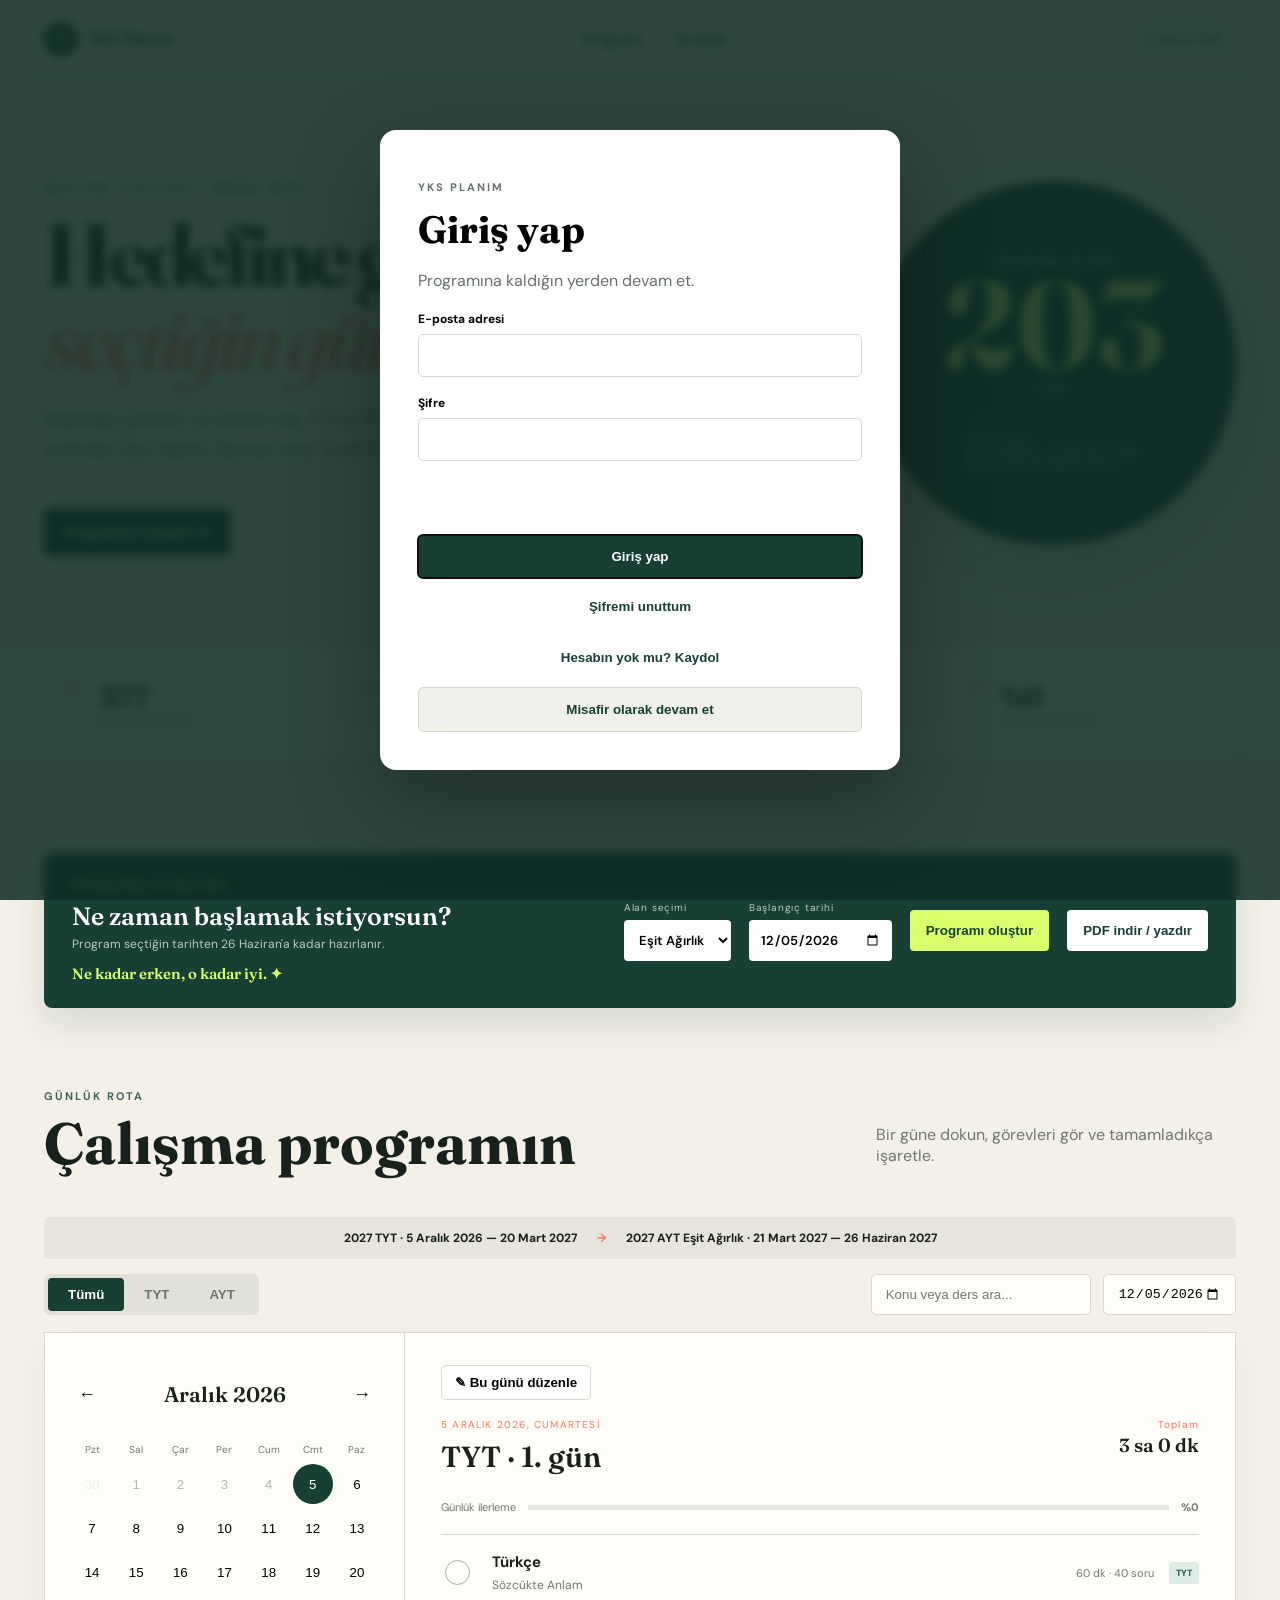
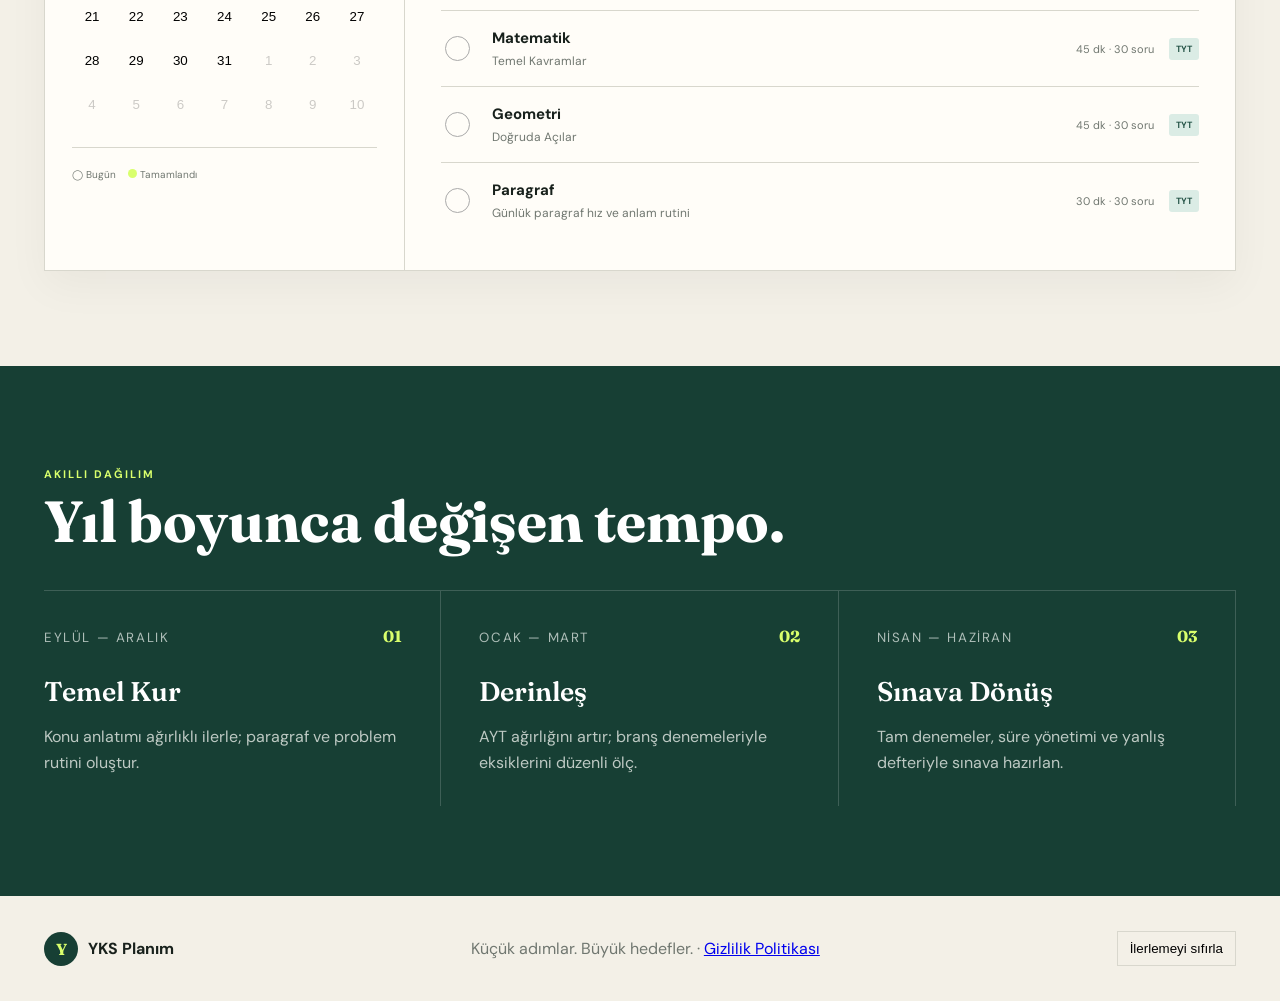
<file: index.html>
<!doctype html><html lang="tr"><head><meta charset="UTF-8"><meta name="viewport" content="width=device-width,initial-scale=1,viewport-fit=cover"><meta name="description" content="YKS Planım ile TYT ve AYT çalışma programını oluştur, ilerlemeni takip et ve hedeflerine ulaş."><meta name="theme-color" content="#173f34"><meta name="mobile-web-app-capable" content="yes"><meta name="apple-mobile-web-app-capable" content="yes"><meta name="apple-mobile-web-app-status-bar-style" content="black-translucent"><meta name="apple-mobile-web-app-title" content="YKS Planım"><link rel="manifest" href="manifest.webmanifest"><link rel="icon" href="icon.svg" type="image/svg+xml"><link rel="apple-touch-icon" href="icon.svg"><title>YKS Planım | Kişisel TYT ve AYT Programı</title><link rel="preconnect" href="https://fonts.googleapis.com"><link rel="preconnect" href="https://fonts.gstatic.com" crossorigin><link href="https://fonts.googleapis.com/css2?family=DM+Sans:wght@400;600;700&family=Fraunces:opsz,wght@9..144,600;9..144,700&display=swap" rel="stylesheet"><link rel="stylesheet" href="styles.css"></head><body>
<header><a class="logo" href="#"><b>Y</b> YKS Planım</a><nav><a href="#program">Program</a><a href="#strateji">Strateji</a></nav><span id="today"></span></header>
<main><section class="hero"><div><p class="eyebrow">TYT + AYT · KİŞİSEL ROTA</p><h1>Hedefine giden yol,<br><em>seçtiğin gün</em> başlıyor.</h1><p class="intro">Başlangıç gününü ve alanını seç. Önce TYT'nin bütün konularını tamamla, ardından Eşit Ağırlık, Sayısal veya Sözel AYT programına geç.</p><a class="cta" href="#kurulum">Programını oluştur ↓</a></div><div class="count"><small>PROGRAMIN BİTİŞİNE</small><strong id="daysLeft">0</strong><span>GÜN</span><i><b id="yearBar"></b></i><small id="rangeLabel">KİŞİSEL ÇALIŞMA DÖNEMİ</small></div></section>
<section class="stats"><div><small>01</small><b>277</b><span>PROGRAM GÜNÜ</span></div><div><small>02</small><b>2</b><span>ANA SINAV ALANI</span></div><div><small>03</small><b id="doneTotal">0</b><span>TAMAMLANAN GÖREV</span></div><div><small>04</small><b id="allPercent">%0</b><span>GENEL İLERLEME</span></div></section>
<section id="program" class="program"><div id="kurulum" class="setup"><div><p class="eyebrow">PROGRAM AYARLARI</p><h3>Ne zaman başlamak istiyorsun?</h3><p>Program seçtiğin tarihten 26 Haziran'a kadar hazırlanır.</p></div><label>Başlangıç tarihi<input id="startDate" type="date"></label><button id="generate">Programı oluştur</button><button id="pdf">PDF indir / yazdır</button></div><div class="title"><div><p class="eyebrow">GÜNLÜK ROTA</p><h2>Çalışma programın</h2></div><p>Bir güne dokun, görevleri gör ve tamamladıkça işaretle.</p></div><div class="phaseInfo"><span id="tytRange"></span><i>→</i><span id="aytRange"></span></div><div class="tools"><div class="tabs"><button class="active" data-filter="ALL">Tümü</button><button data-filter="TYT">TYT</button><button data-filter="AYT">AYT</button></div><input id="search" placeholder="Konu veya ders ara..."><input id="date" type="date"></div>
<div class="planner"><aside><div class="month"><button id="prev">←</button><h3 id="month"></h3><button id="next">→</button></div><div class="week"><span>Pzt</span><span>Sal</span><span>Çar</span><span>Per</span><span>Cum</span><span>Cmt</span><span>Paz</span></div><div id="calendar" class="calendar"></div><p class="legend">◯ Bugün &nbsp;&nbsp; <mark></mark> Tamamlandı</p></aside><article class="day"><div class="dayhead"><div><small id="dayLabel"></small><h3 id="dayTitle"></h3></div><div><small>Toplam</small><b id="duration"></b></div></div><div class="progress"><span>Günlük ilerleme</span><i><b id="dayBar"></b></i><strong id="dayPct">%0</strong></div><div id="tasks"></div><p id="empty" hidden>Bu filtreye uygun görev bulunamadı.</p></article></div></section>
<section id="strateji" class="strategy"><p class="eyebrow">AKILLI DAĞILIM</p><h2>Yıl boyunca değişen tempo.</h2><div><article><b>01</b><small>EYLÜL — ARALIK</small><h3>Temel Kur</h3><p>Konu anlatımı ağırlıklı ilerle; paragraf ve problem rutini oluştur.</p></article><article><b>02</b><small>OCAK — MART</small><h3>Derinleş</h3><p>AYT ağırlığını artır; branş denemeleriyle eksiklerini düzenli ölç.</p></article><article><b>03</b><small>NİSAN — HAZİRAN</small><h3>Sınava Dönüş</h3><p>Tam denemeler, süre yönetimi ve yanlış defteriyle sınava hazırlan.</p></article></div></section></main><footer><span class="logo"><b>Y</b> YKS Planım</span><p>Küçük adımlar. Büyük hedefler. · <a href="gizlilik.html">Gizlilik Politikası</a></p><button id="reset">İlerlemeyi sıfırla</button></footer><script src="app.js"></script></body></html>
</file>
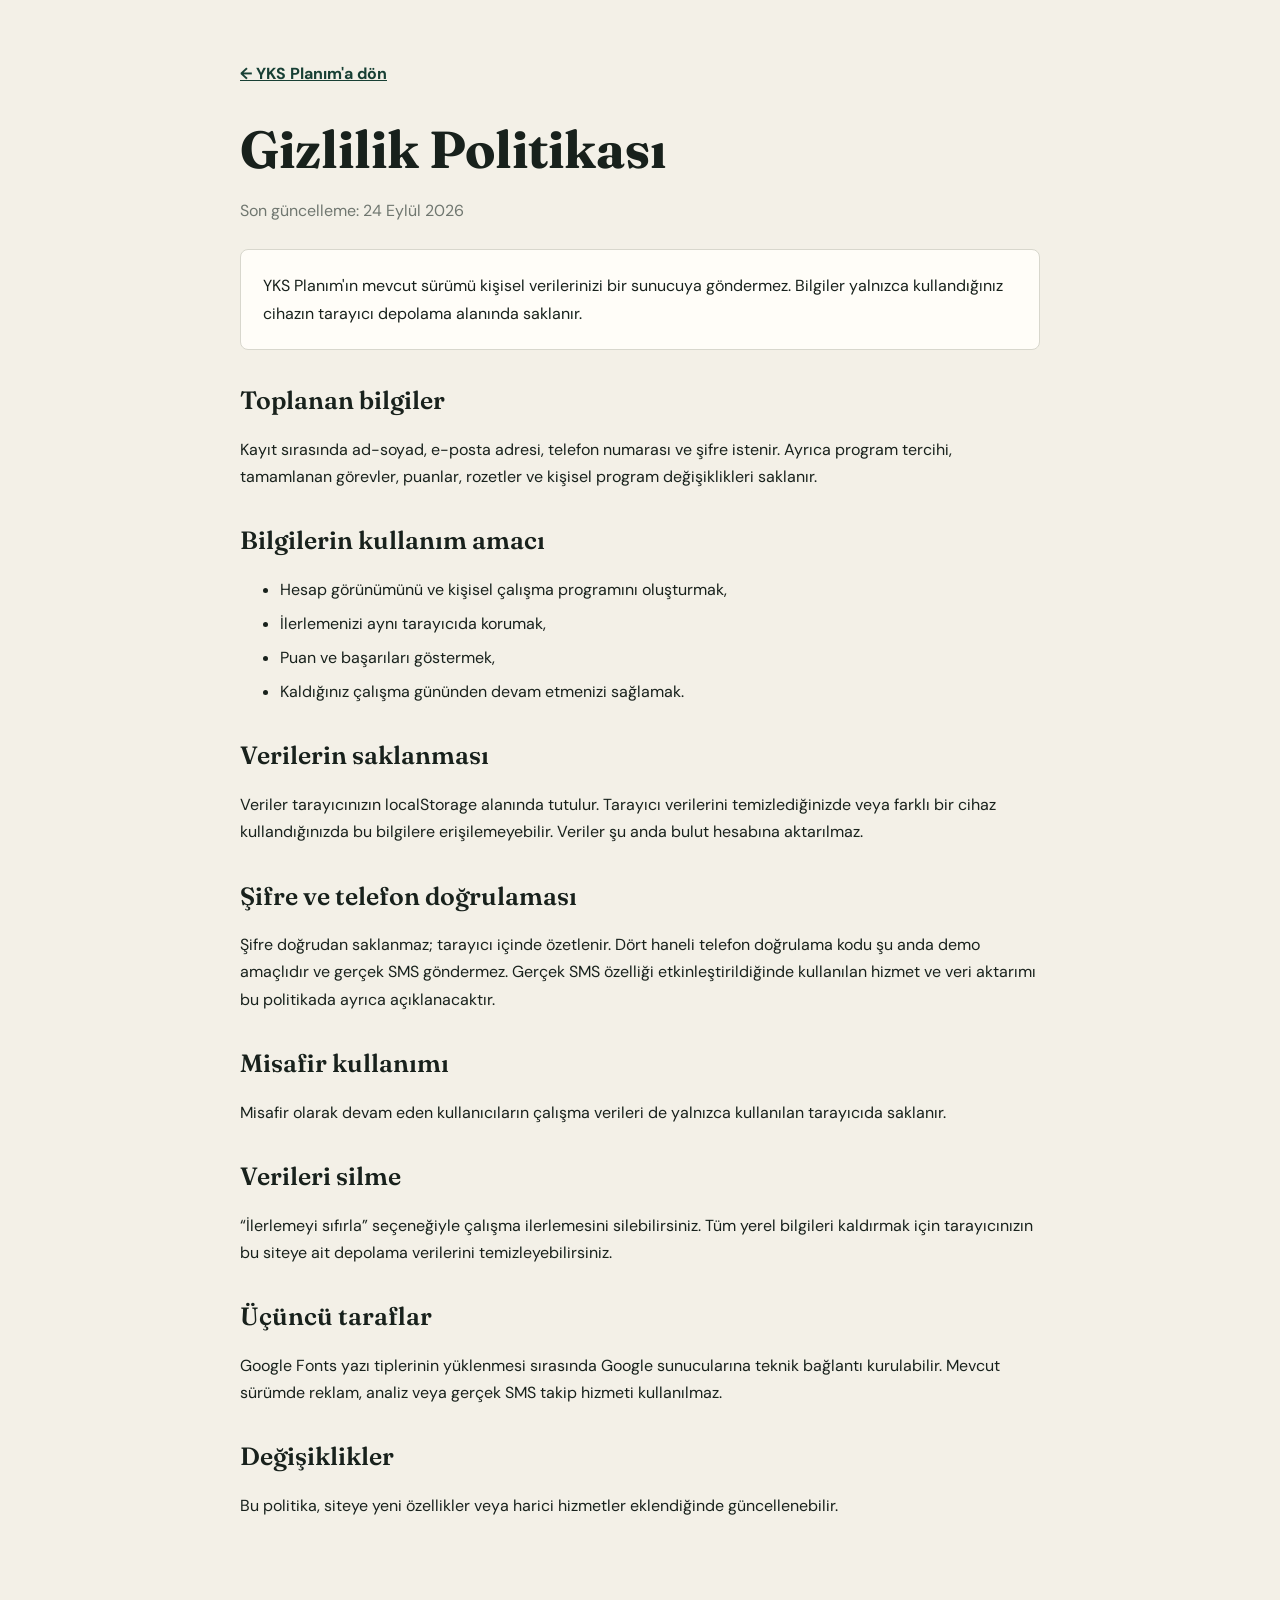
<file: gizlilik.html>
<!doctype html>
<html lang="tr">
<head>
  <meta charset="utf-8">
  <meta name="viewport" content="width=device-width,initial-scale=1">
  <meta name="theme-color" content="#173f34">
  <title>Gizlilik Politikası | YKS Planım</title>
  <link href="https://fonts.googleapis.com/css2?family=DM+Sans:wght@400;600;700&family=Fraunces:wght@600;700&display=swap" rel="stylesheet">
  <style>body{margin:0;background:#f3f0e7;color:#18211c;font:16px/1.7 'DM Sans',sans-serif}main{max-width:800px;margin:auto;padding:60px 24px 100px}a{color:#173f34;font-weight:700}h1{font:700 52px Fraunces;margin:30px 0 10px}h2{font:600 25px Fraunces;margin-top:35px}.date{color:#707770}.box{background:#fffdf8;border:1px solid #d8d7cd;border-radius:8px;padding:22px;margin:25px 0}li{margin:7px 0}</style>
</head>
<body><main>
  <a href="index.html">← YKS Planım'a dön</a>
  <h1>Gizlilik Politikası</h1>
  <p class="date">Son güncelleme: 24 Eylül 2026</p>
  <div class="box">YKS Planım'ın mevcut sürümü kişisel verilerinizi bir sunucuya göndermez. Bilgiler yalnızca kullandığınız cihazın tarayıcı depolama alanında saklanır.</div>
  <h2>Toplanan bilgiler</h2>
  <p>Kayıt sırasında ad-soyad, e-posta adresi, telefon numarası ve şifre istenir. Ayrıca program tercihi, tamamlanan görevler, puanlar, rozetler ve kişisel program değişiklikleri saklanır.</p>
  <h2>Bilgilerin kullanım amacı</h2>
  <ul><li>Hesap görünümünü ve kişisel çalışma programını oluşturmak,</li><li>İlerlemenizi aynı tarayıcıda korumak,</li><li>Puan ve başarıları göstermek,</li><li>Kaldığınız çalışma gününden devam etmenizi sağlamak.</li></ul>
  <h2>Verilerin saklanması</h2>
  <p>Veriler tarayıcınızın localStorage alanında tutulur. Tarayıcı verilerini temizlediğinizde veya farklı bir cihaz kullandığınızda bu bilgilere erişilemeyebilir. Veriler şu anda bulut hesabına aktarılmaz.</p>
  <h2>Şifre ve telefon doğrulaması</h2>
  <p>Şifre doğrudan saklanmaz; tarayıcı içinde özetlenir. Dört haneli telefon doğrulama kodu şu anda demo amaçlıdır ve gerçek SMS göndermez. Gerçek SMS özelliği etkinleştirildiğinde kullanılan hizmet ve veri aktarımı bu politikada ayrıca açıklanacaktır.</p>
  <h2>Misafir kullanımı</h2><p>Misafir olarak devam eden kullanıcıların çalışma verileri de yalnızca kullanılan tarayıcıda saklanır.</p>
  <h2>Verileri silme</h2><p>“İlerlemeyi sıfırla” seçeneğiyle çalışma ilerlemesini silebilirsiniz. Tüm yerel bilgileri kaldırmak için tarayıcınızın bu siteye ait depolama verilerini temizleyebilirsiniz.</p>
  <h2>Üçüncü taraflar</h2><p>Google Fonts yazı tiplerinin yüklenmesi sırasında Google sunucularına teknik bağlantı kurulabilir. Mevcut sürümde reklam, analiz veya gerçek SMS takip hizmeti kullanılmaz.</p>
  <h2>Değişiklikler</h2><p>Bu politika, siteye yeni özellikler veya harici hizmetler eklendiğinde güncellenebilir.</p>
</main></body></html>
</file>
<file: styles.css>
:root{--ink:#18211c;--paper:#f3f0e7;--white:#fffdf8;--green:#173f34;--lime:#d9ff6c;--orange:#f8785a;--muted:#707770;--line:#d8d7cd}*{box-sizing:border-box}html{scroll-behavior:smooth}body{margin:0;background:var(--paper);color:var(--ink);font-family:'DM Sans',sans-serif}header{height:78px;max-width:1240px;margin:auto;padding:0 24px;display:flex;align-items:center;border-bottom:1px solid var(--line)}.logo{display:flex;align-items:center;gap:10px;font-weight:700;text-decoration:none;color:var(--ink)}.logo b{width:34px;height:34px;display:grid;place-items:center;border-radius:50%;background:var(--green);color:var(--lime);font-family:Fraunces}nav{display:flex;gap:35px;margin:auto}nav a{color:var(--ink);text-decoration:none;font-size:14px;font-weight:600}header>span{font-size:11px;text-transform:uppercase;border:1px solid var(--line);border-radius:20px;padding:9px 12px}.hero{max-width:1240px;min-height:570px;margin:auto;padding:78px 24px;display:grid;grid-template-columns:1.35fr .65fr;align-items:center;gap:70px}.eyebrow{font-size:11px;letter-spacing:.18em;font-weight:700;color:#416359}.hero h1{font:700 clamp(50px,7vw,88px)/.95 Fraunces;margin:18px 0 25px;letter-spacing:-.05em}.hero h1 em{color:var(--orange);font-weight:600}.intro{font-size:18px;line-height:1.65;color:#5d655f;max-width:620px}.cta{display:inline-block;margin-top:25px;background:var(--green);color:#fff;text-decoration:none;padding:15px 21px;border-radius:4px;font-size:14px;font-weight:700}.count{position:relative;overflow:hidden;aspect-ratio:1;border-radius:50%;background:var(--green);color:white;display:flex;flex-direction:column;align-items:center;justify-content:center;box-shadow:0 25px 60px #183f3430}.count:after{content:'';position:absolute;width:82%;height:82%;border:1px solid #ffffff26;border-radius:50%}.count small,.count span{z-index:1;letter-spacing:.16em;font-size:10px}.count strong{z-index:1;font:700 clamp(75px,10vw,125px)/.9 Fraunces;color:var(--lime)}.count i{z-index:1;width:45%;height:3px;background:#ffffff2b;margin:25px 0 10px}.count i b{display:block;height:100%;background:var(--lime)}.stats{display:grid;grid-template-columns:repeat(4,1fr);background:var(--white);border-block:1px solid var(--line);padding-inline:max(0px,calc((100% - 1200px)/2))}.stats div{padding:30px 25px;border-right:1px solid var(--line);display:grid;grid-template-columns:35px 1fr}.stats small{grid-row:1/3;color:var(--orange)}.stats b{font:700 29px Fraunces}.stats span{font-size:10px;color:var(--muted);letter-spacing:.1em}.program{max-width:1240px;margin:auto;padding:95px 24px}.title{display:flex;align-items:end;justify-content:space-between;margin-bottom:35px}.title h2,.strategy h2{font:700 clamp(38px,5vw,58px)/1 Fraunces;margin:10px 0}.title>p{max-width:360px;color:var(--muted)}.tools{display:flex;gap:12px;margin-bottom:17px}.tabs{display:flex;padding:4px;background:#e2e1d8;border-radius:6px}.tabs button{border:0;background:transparent;padding:9px 20px;border-radius:4px;font-weight:700;color:var(--muted);cursor:pointer}.tabs button.active{background:var(--green);color:#fff}.tools>input{border:1px solid var(--line);background:var(--white);border-radius:5px;padding:10px 14px}.tools #search{margin-left:auto;width:220px}.planner{display:grid;grid-template-columns:360px 1fr;background:var(--white);border:1px solid var(--line);box-shadow:0 15px 40px #18211c0b}.planner aside{padding:27px;border-right:1px solid var(--line)}.month{display:flex;align-items:center;justify-content:space-between}.month h3{font:600 21px Fraunces}.month button{border:0;background:transparent;font-size:18px;cursor:pointer}.week,.calendar{display:grid;grid-template-columns:repeat(7,1fr);gap:4px;text-align:center}.week{font-size:10px;color:var(--muted);margin:15px 0 8px}.calendar button{aspect-ratio:1;border:0;border-radius:50%;background:transparent;cursor:pointer}.calendar button.out{opacity:.2}.calendar button.selected{background:var(--green);color:#fff}.calendar button.today{outline:2px solid var(--orange)}.calendar button.done:not(.selected){background:var(--lime)}.legend{border-top:1px solid var(--line);padding-top:20px;margin-top:22px;font-size:10px;color:var(--muted)}.legend mark{display:inline-block;width:9px;height:9px;border-radius:50%;background:var(--lime)}.day{padding:32px 36px}.dayhead{display:flex;justify-content:space-between}.dayhead>div:last-child{text-align:right}.dayhead small{font-size:10px;color:var(--orange);letter-spacing:.12em}.dayhead h3{font:600 29px Fraunces;margin:6px 0}.dayhead b{display:block;font:600 19px Fraunces}.progress{display:flex;gap:12px;align-items:center;font-size:11px;color:var(--muted);margin:20px 0}.progress i{height:5px;background:#e5e6df;flex:1}.progress i b{display:block;height:100%;background:var(--orange)}.task{display:grid;grid-template-columns:36px 1fr auto auto;gap:15px;align-items:center;padding:17px 0;border-top:1px solid var(--line)}.task input{appearance:none;width:25px;height:25px;border:1px solid #aaa;border-radius:50%;cursor:pointer}.task input:checked{background:var(--green);border:6px solid var(--green)}.task input:checked:after{content:'✓';display:block;color:var(--lime);font-size:13px;transform:translate(-1px,-6px)}.task h4{margin:0 0 5px;font-size:15px}.task p{margin:0;color:var(--muted);font-size:12px}.task.done h4,.task.done p{text-decoration:line-through;opacity:.45}.meta{font-size:11px;color:var(--muted)}.badge{font-size:9px;font-weight:700;padding:5px 7px;border-radius:3px}.badge.TYT{background:#dbece5;color:#245346}.badge.AYT{background:#ffe4db;color:#a13e29}#empty{text-align:center;padding:50px;color:var(--muted)}.strategy{background:var(--green);color:white;padding:90px max(24px,calc((100% - 1192px)/2))}.strategy .eyebrow{color:var(--lime)}.strategy>div{display:grid;grid-template-columns:repeat(3,1fr);border-top:1px solid #ffffff2b;margin-top:40px}.strategy article{padding:35px 38px 15px 0;border-right:1px solid #ffffff2b}.strategy article+article{padding-left:38px}.strategy article>b{float:right;color:var(--lime);font-family:Fraunces}.strategy small{color:#aebeb8;letter-spacing:.12em}.strategy h3{font:600 27px Fraunces;margin:28px 0 10px}.strategy article p{color:#bdc9c3;line-height:1.6}footer{max-width:1240px;margin:auto;padding:35px 24px;display:flex;align-items:center;gap:30px}footer p{margin:auto;color:var(--muted)}footer button{border:1px solid var(--line);background:transparent;padding:9px 12px;cursor:pointer}@media(max-width:800px){nav{display:none}header>span{margin-left:auto}.hero{grid-template-columns:1fr}.count{width:min(400px,100%);margin:auto}.stats{grid-template-columns:1fr 1fr}.planner{grid-template-columns:1fr}.planner aside{border-right:0;border-bottom:1px solid var(--line)}.strategy>div{grid-template-columns:1fr}.strategy article,.strategy article+article{padding:28px 0;border-right:0;border-bottom:1px solid #ffffff2b}}@media(max-width:550px){.hero h1{font-size:48px}.program{padding:70px 14px}.title{display:block}.tools{flex-wrap:wrap}.tools #search{margin-left:0;flex:1}.tools #date{width:100%}.day,.planner aside{padding:22px 18px}.task{grid-template-columns:35px 1fr auto}.meta{grid-column:2}.badge{grid-column:3;grid-row:1}.strategy{padding-block:70px}footer{flex-direction:column}.stats div{padding:22px 12px}}
</file>
